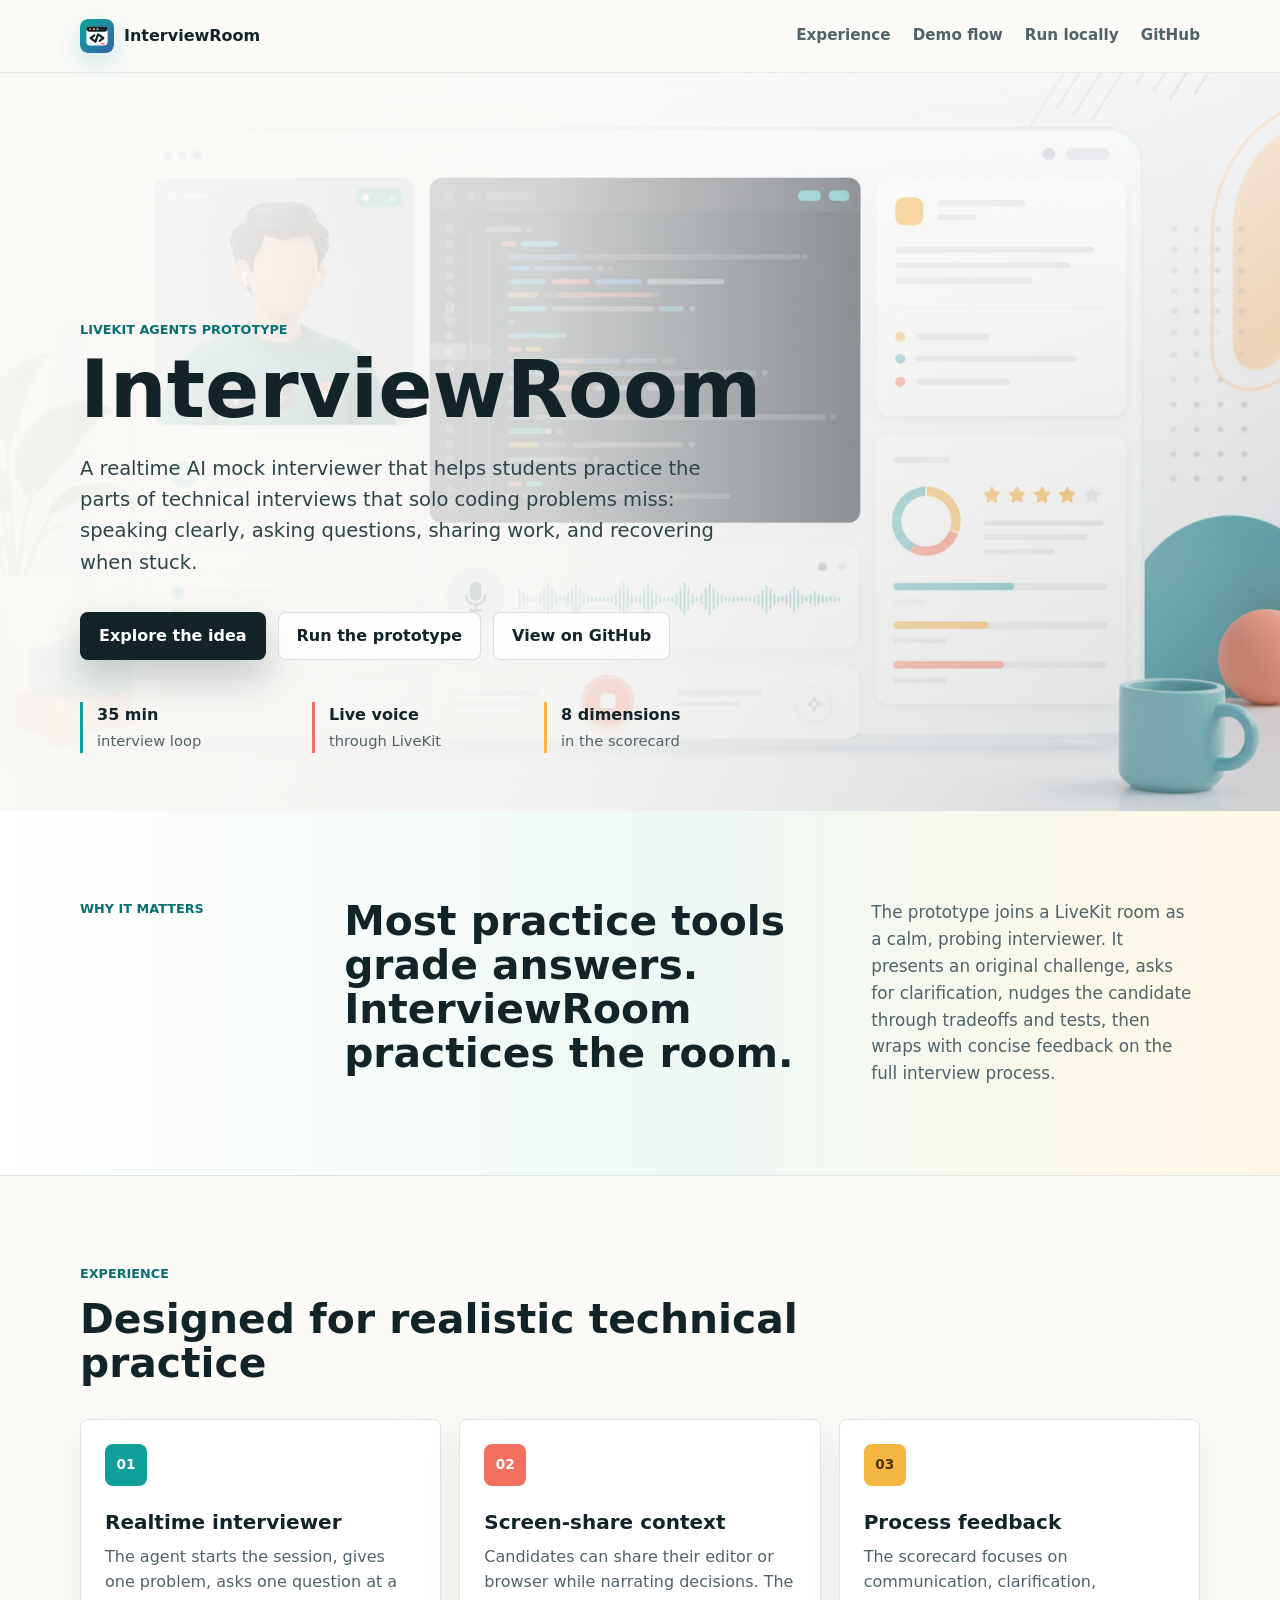
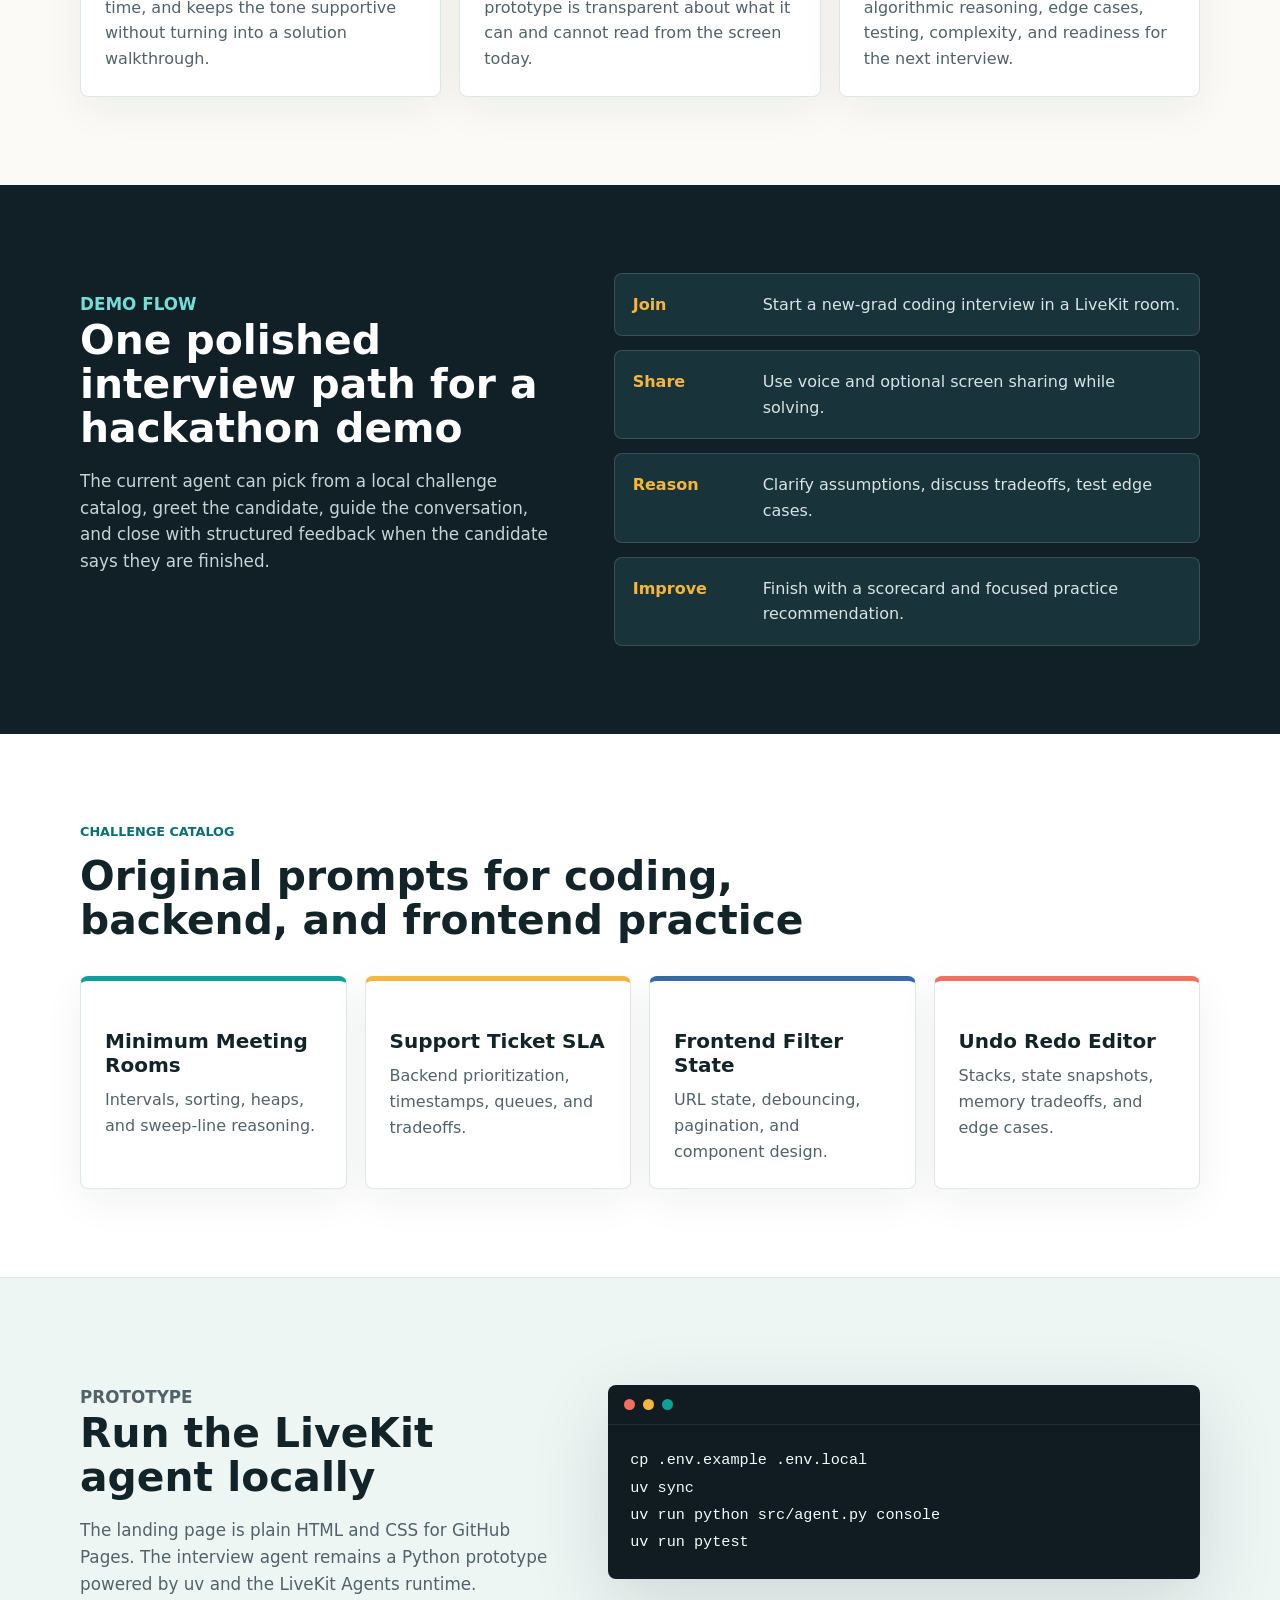
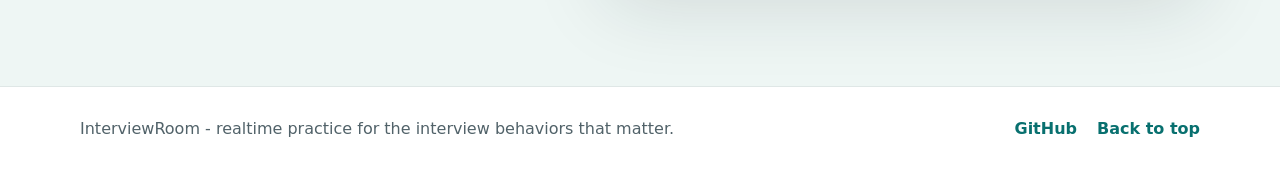
<file: index.html>
<!doctype html>
<html lang="en">
  <head>
    <meta charset="utf-8">
    <meta name="viewport" content="width=device-width, initial-scale=1">
    <meta name="color-scheme" content="light">
    <title>InterviewRoom - Realtime AI Mock Interviews</title>
    <meta
      name="description"
      content="InterviewRoom is a LiveKit-powered AI mock interview room for practicing voice, screen sharing, technical reasoning, and structured feedback."
    >
    <meta property="og:title" content="InterviewRoom">
    <meta
      property="og:description"
      content="Realtime technical interview practice with an AI interviewer, screen sharing, challenge prompts, and a post-interview scorecard."
    >
    <meta property="og:image" content="assets/interviewroom-hero.png">
    <meta property="og:type" content="website">
    <link rel="icon" type="image/svg+xml" href="assets/favicon.svg">
    <link rel="preload" as="image" href="assets/interviewroom-hero.png">
    <link rel="stylesheet" href="styles.css">
  </head>
  <body>
    <a class="skip-link" href="#main">Skip to content</a>

    <header class="site-header">
      <nav class="nav" aria-label="Primary navigation">
        <a class="brand" href="#top" aria-label="InterviewRoom home">
          <img class="brand-mark" src="assets/favicon.svg" alt="" aria-hidden="true">
          <span>InterviewRoom</span>
        </a>
        <div class="nav-links">
          <a href="#experience">Experience</a>
          <a href="#flow">Demo flow</a>
          <a href="#run-locally">Run locally</a>
          <a href="https://github.com/JulianEgbert/Interview-Agent" target="_blank" rel="noreferrer">GitHub</a>
        </div>
      </nav>
    </header>

    <main id="main">
      <section class="hero" id="top" aria-labelledby="hero-title">
        <div class="hero-content">
          <p class="eyebrow">LiveKit Agents prototype</p>
          <h1 id="hero-title">InterviewRoom</h1>
          <p class="hero-lede">
            A realtime AI mock interviewer that helps students practice the
            parts of technical interviews that solo coding problems miss:
            speaking clearly, asking questions, sharing work, and recovering
            when stuck.
          </p>
          <div class="hero-actions" aria-label="Page actions">
            <a class="button button-primary" href="#experience">Explore the idea</a>
            <a class="button button-secondary" href="#run-locally">Run the prototype</a>
            <a
              class="button button-secondary"
              href="https://github.com/JulianEgbert/Interview-Agent"
              target="_blank"
              rel="noreferrer"
            >
              View on GitHub
            </a>
          </div>
          <dl class="hero-stats" aria-label="Prototype highlights">
            <div>
              <dt>35 min</dt>
              <dd>interview loop</dd>
            </div>
            <div>
              <dt>Live voice</dt>
              <dd>through LiveKit</dd>
            </div>
            <div>
              <dt>8 dimensions</dt>
              <dd>in the scorecard</dd>
            </div>
          </dl>
        </div>
      </section>

      <section class="section intro-band" aria-label="Product summary">
        <div class="container intro-grid">
          <p class="section-kicker">Why it matters</p>
          <h2>Most practice tools grade answers. InterviewRoom practices the room.</h2>
          <p>
            The prototype joins a LiveKit room as a calm, probing interviewer.
            It presents an original challenge, asks for clarification, nudges
            the candidate through tradeoffs and tests, then wraps with concise
            feedback on the full interview process.
          </p>
        </div>
      </section>

      <section class="section" id="experience" aria-labelledby="experience-title">
        <div class="container">
          <div class="section-heading">
            <p class="section-kicker">Experience</p>
            <h2 id="experience-title">Designed for realistic technical practice</h2>
          </div>

          <div class="feature-grid">
            <article class="feature-card tone-teal">
              <span class="feature-icon" aria-hidden="true">01</span>
              <h3>Realtime interviewer</h3>
              <p>
                The agent starts the session, gives one problem, asks one
                question at a time, and keeps the tone supportive without
                turning into a solution walkthrough.
              </p>
            </article>
            <article class="feature-card tone-coral">
              <span class="feature-icon" aria-hidden="true">02</span>
              <h3>Screen-share context</h3>
              <p>
                Candidates can share their editor or browser while narrating
                decisions. The prototype is transparent about what it can and
                cannot read from the screen today.
              </p>
            </article>
            <article class="feature-card tone-gold">
              <span class="feature-icon" aria-hidden="true">03</span>
              <h3>Process feedback</h3>
              <p>
                The scorecard focuses on communication, clarification,
                algorithmic reasoning, edge cases, testing, complexity, and
                readiness for the next interview.
              </p>
            </article>
          </div>
        </div>
      </section>

      <section class="section section-dark" id="flow" aria-labelledby="flow-title">
        <div class="container flow-layout">
          <div class="flow-copy">
            <p class="section-kicker">Demo flow</p>
            <h2 id="flow-title">One polished interview path for a hackathon demo</h2>
            <p>
              The current agent can pick from a local challenge catalog,
              greet the candidate, guide the conversation, and close with
              structured feedback when the candidate says they are finished.
            </p>
          </div>

          <ol class="timeline">
            <li>
              <span>Join</span>
              <p>Start a new-grad coding interview in a LiveKit room.</p>
            </li>
            <li>
              <span>Share</span>
              <p>Use voice and optional screen sharing while solving.</p>
            </li>
            <li>
              <span>Reason</span>
              <p>Clarify assumptions, discuss tradeoffs, test edge cases.</p>
            </li>
            <li>
              <span>Improve</span>
              <p>Finish with a scorecard and focused practice recommendation.</p>
            </li>
          </ol>
        </div>
      </section>

      <section class="section challenges" aria-labelledby="challenge-title">
        <div class="container">
          <div class="section-heading">
            <p class="section-kicker">Challenge catalog</p>
            <h2 id="challenge-title">Original prompts for coding, backend, and frontend practice</h2>
          </div>

          <div class="challenge-grid">
            <article>
              <h3>Minimum Meeting Rooms</h3>
              <p>Intervals, sorting, heaps, and sweep-line reasoning.</p>
            </article>
            <article>
              <h3>Support Ticket SLA</h3>
              <p>Backend prioritization, timestamps, queues, and tradeoffs.</p>
            </article>
            <article>
              <h3>Frontend Filter State</h3>
              <p>URL state, debouncing, pagination, and component design.</p>
            </article>
            <article>
              <h3>Undo Redo Editor</h3>
              <p>Stacks, state snapshots, memory tradeoffs, and edge cases.</p>
            </article>
          </div>
        </div>
      </section>

      <section class="section run-band" id="run-locally" aria-labelledby="run-title">
        <div class="container run-grid">
          <div>
            <p class="section-kicker">Prototype</p>
            <h2 id="run-title">Run the LiveKit agent locally</h2>
            <p>
              The landing page is plain HTML and CSS for GitHub Pages. The
              interview agent remains a Python prototype powered by uv and the
              LiveKit Agents runtime.
            </p>
          </div>

          <div class="terminal" role="region" aria-label="Local run commands">
            <div class="terminal-top" aria-hidden="true">
              <span></span>
              <span></span>
              <span></span>
            </div>
            <pre><code>cp .env.example .env.local
uv sync
uv run python src/agent.py console
uv run pytest</code></pre>
          </div>
        </div>
      </section>
    </main>

    <footer class="footer">
      <div class="container footer-inner">
        <p>InterviewRoom - realtime practice for the interview behaviors that matter.</p>
        <div class="footer-links">
          <a href="https://github.com/JulianEgbert/Interview-Agent" target="_blank" rel="noreferrer">GitHub</a>
          <a href="#top">Back to top</a>
        </div>
      </div>
    </footer>
  </body>
</html>
</file>
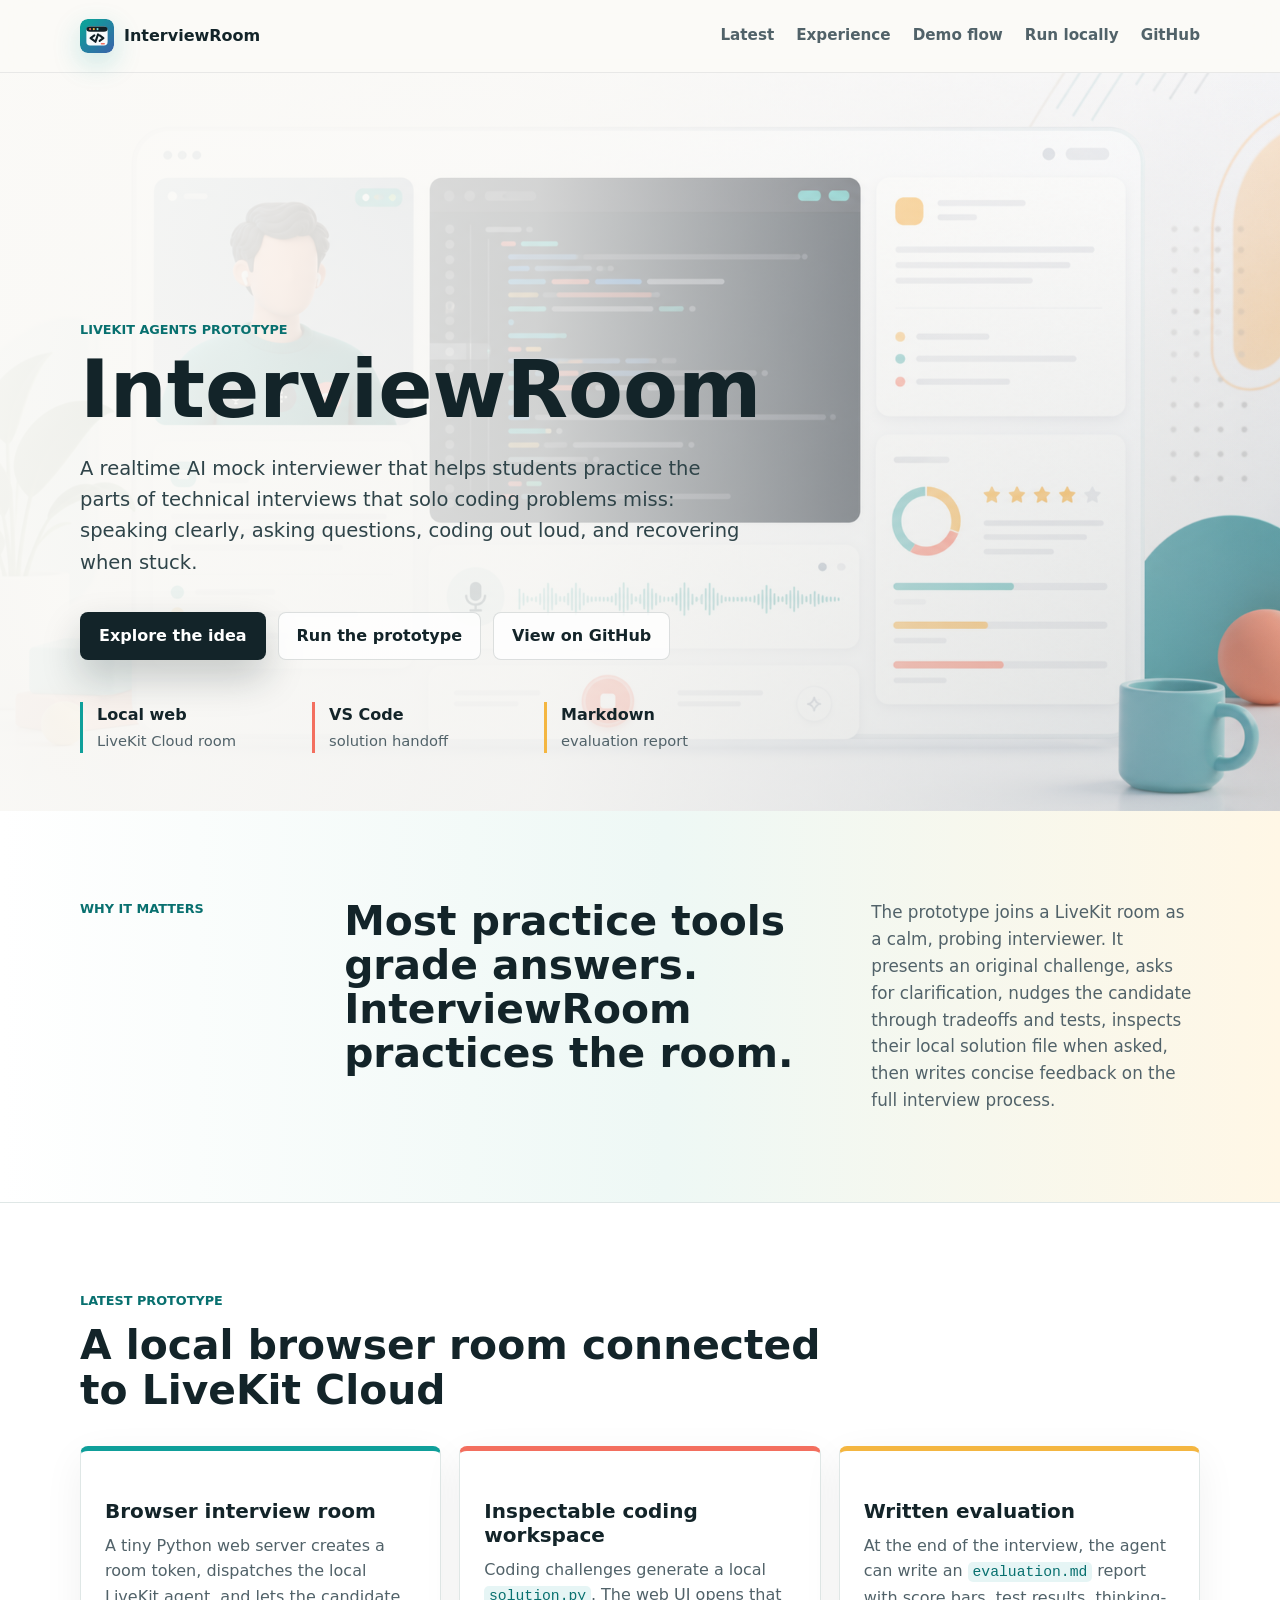
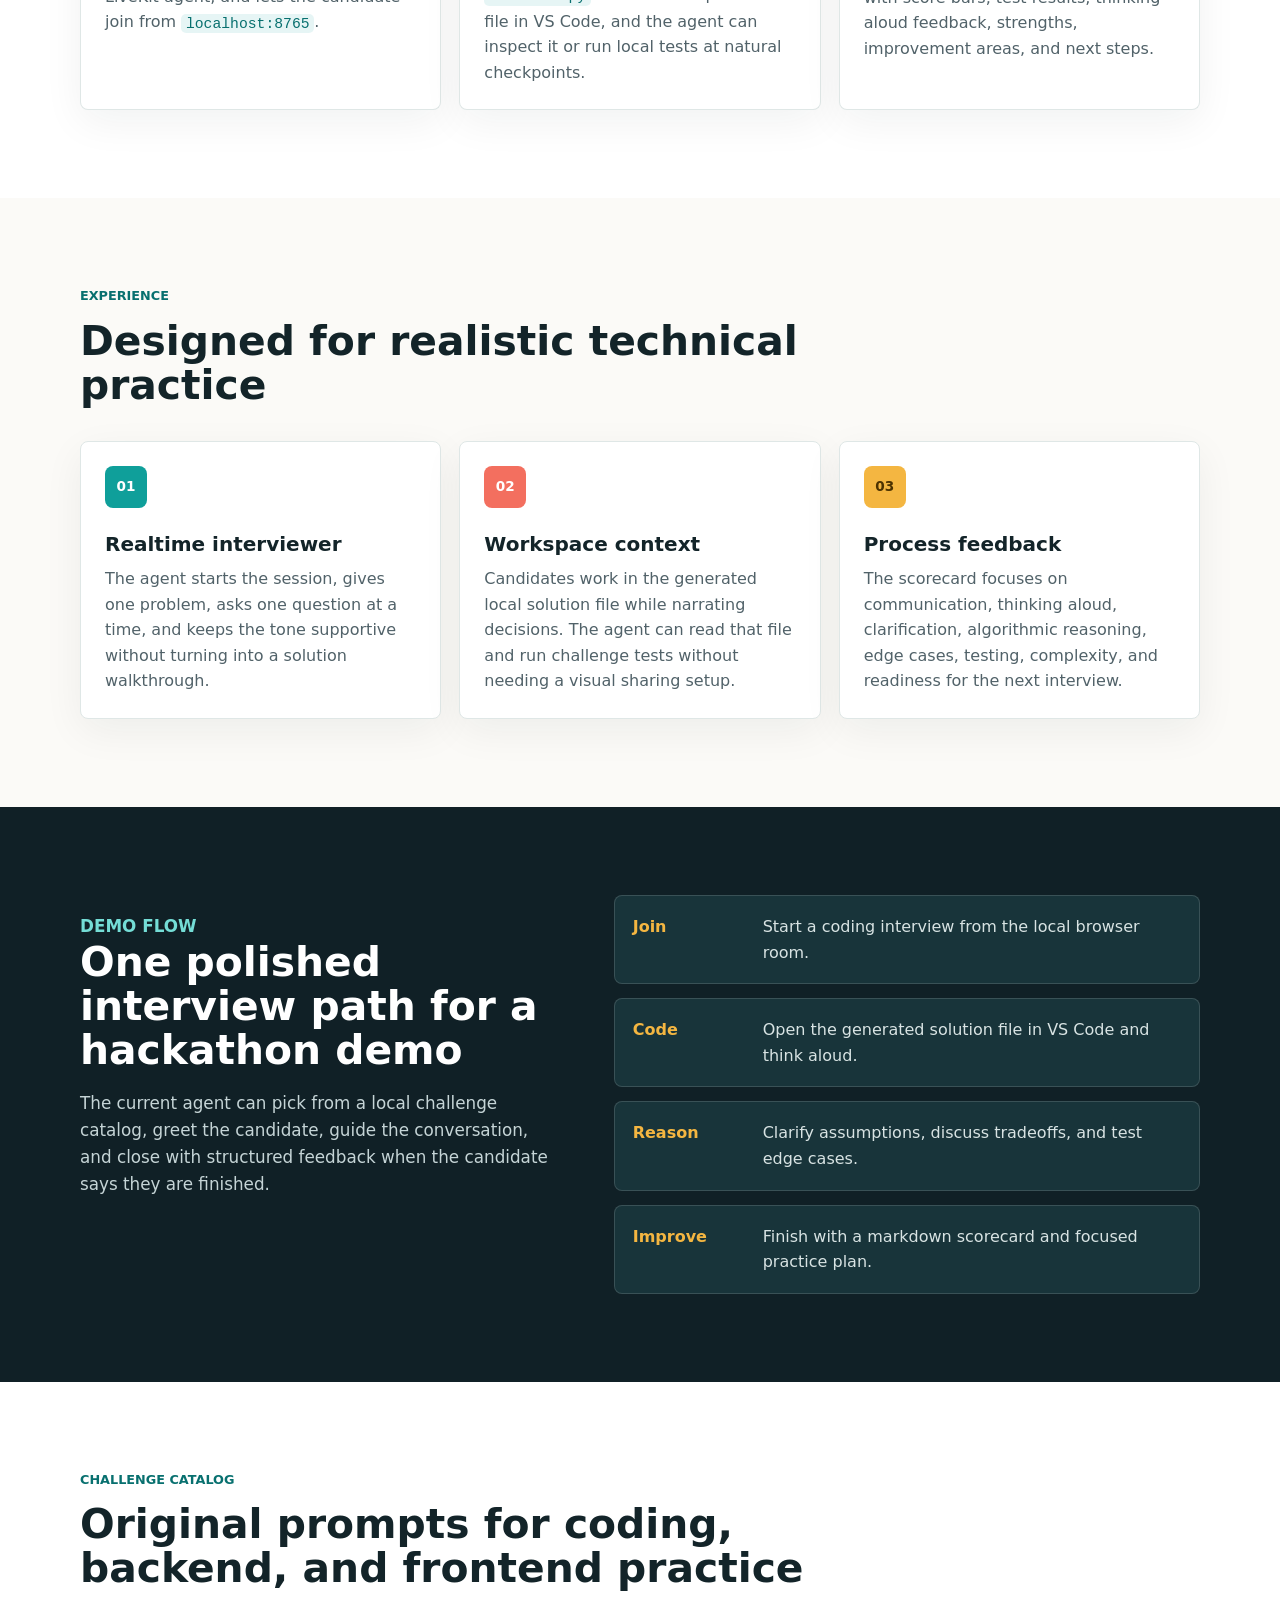
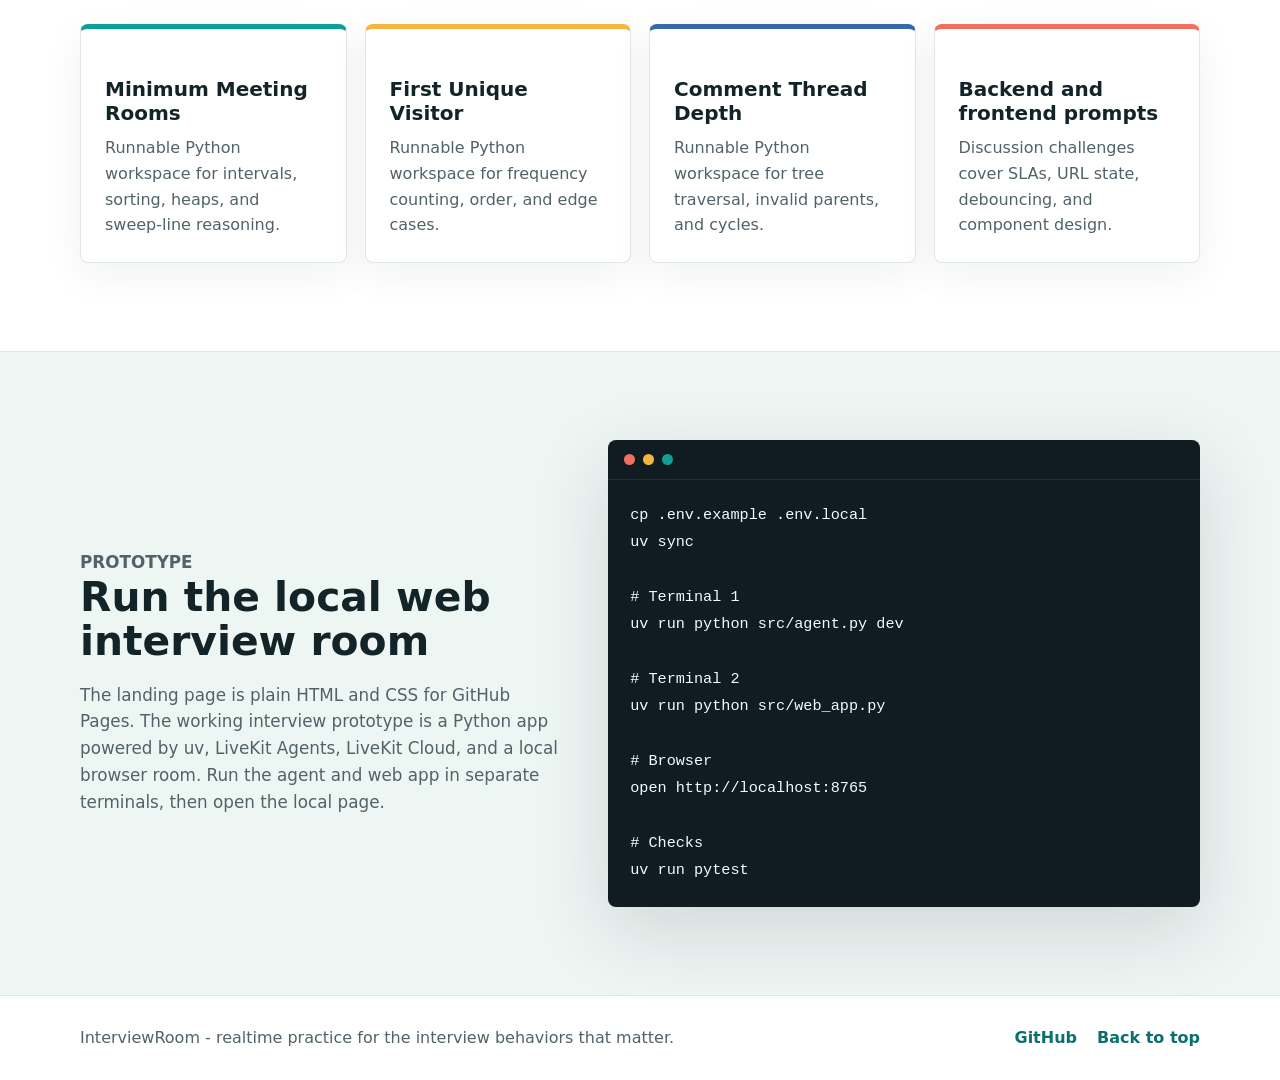
<file: docs/index.html>
<!doctype html>
<html lang="en">
  <head>
    <meta charset="utf-8">
    <meta name="viewport" content="width=device-width, initial-scale=1">
    <meta name="color-scheme" content="light">
    <title>InterviewRoom - Realtime AI Mock Interviews</title>
    <meta
      name="description"
      content="InterviewRoom is a LiveKit-powered AI mock interview room for practicing voice, technical reasoning, local coding, and structured feedback."
    >
    <meta property="og:title" content="InterviewRoom">
    <meta
      property="og:description"
      content="Realtime technical interview practice with an AI interviewer, local coding workspace, challenge prompts, and a markdown scorecard."
    >
    <meta property="og:image" content="assets/interviewroom-hero.png">
    <meta property="og:type" content="website">
    <link rel="icon" type="image/svg+xml" href="assets/favicon.svg">
    <link rel="preload" as="image" href="assets/interviewroom-hero.png">
    <link rel="stylesheet" href="styles.css">
  </head>
  <body>
    <a class="skip-link" href="#main">Skip to content</a>

    <header class="site-header">
      <nav class="nav" aria-label="Primary navigation">
        <a class="brand" href="#top" aria-label="InterviewRoom home">
          <img class="brand-mark" src="assets/favicon.svg" alt="" aria-hidden="true">
          <span>InterviewRoom</span>
        </a>
        <div class="nav-links">
          <a href="#latest">Latest</a>
          <a href="#experience">Experience</a>
          <a href="#flow">Demo flow</a>
          <a href="#run-locally">Run locally</a>
          <a href="https://github.com/JulianEgbert/Interview-Agent" target="_blank" rel="noreferrer">GitHub</a>
        </div>
      </nav>
    </header>

    <main id="main">
      <section class="hero" id="top" aria-labelledby="hero-title">
        <div class="hero-content">
          <p class="eyebrow">LiveKit Agents prototype</p>
          <h1 id="hero-title">InterviewRoom</h1>
          <p class="hero-lede">
            A realtime AI mock interviewer that helps students practice the
            parts of technical interviews that solo coding problems miss:
            speaking clearly, asking questions, coding out loud, and recovering
            when stuck.
          </p>
          <div class="hero-actions" aria-label="Page actions">
            <a class="button button-primary" href="#experience">Explore the idea</a>
            <a class="button button-secondary" href="#run-locally">Run the prototype</a>
            <a
              class="button button-secondary"
              href="https://github.com/JulianEgbert/Interview-Agent"
              target="_blank"
              rel="noreferrer"
            >
              View on GitHub
            </a>
          </div>
          <dl class="hero-stats" aria-label="Prototype highlights">
            <div>
              <dt>Local web</dt>
              <dd>LiveKit Cloud room</dd>
            </div>
            <div>
              <dt>VS Code</dt>
              <dd>solution handoff</dd>
            </div>
            <div>
              <dt>Markdown</dt>
              <dd>evaluation report</dd>
            </div>
          </dl>
        </div>
      </section>

      <section class="section intro-band" aria-label="Product summary">
        <div class="container intro-grid">
          <p class="section-kicker">Why it matters</p>
          <h2>Most practice tools grade answers. InterviewRoom practices the room.</h2>
          <p>
            The prototype joins a LiveKit room as a calm, probing interviewer.
            It presents an original challenge, asks for clarification, nudges
            the candidate through tradeoffs and tests, inspects their local
            solution file when asked, then writes concise feedback on the full
            interview process.
          </p>
        </div>
      </section>

      <section class="section latest" id="latest" aria-labelledby="latest-title">
        <div class="container">
          <div class="section-heading">
            <p class="section-kicker">Latest prototype</p>
            <h2 id="latest-title">A local browser room connected to LiveKit Cloud</h2>
          </div>

          <div class="latest-grid">
            <article>
              <h3>Browser interview room</h3>
              <p>
                A tiny Python web server creates a room token, dispatches the
                local LiveKit agent, and lets the candidate join from
                <code>localhost:8765</code>.
              </p>
            </article>
            <article>
              <h3>Inspectable coding workspace</h3>
              <p>
                Coding challenges generate a local <code>solution.py</code>.
                The web UI opens that file in VS Code, and the agent can inspect
                it or run local tests at natural checkpoints.
              </p>
            </article>
            <article>
              <h3>Written evaluation</h3>
              <p>
                At the end of the interview, the agent can write an
                <code>evaluation.md</code> report with score bars, test results,
                thinking-aloud feedback, strengths, improvement areas, and
                next steps.
              </p>
            </article>
          </div>
        </div>
      </section>

      <section class="section" id="experience" aria-labelledby="experience-title">
        <div class="container">
          <div class="section-heading">
            <p class="section-kicker">Experience</p>
            <h2 id="experience-title">Designed for realistic technical practice</h2>
          </div>

          <div class="feature-grid">
            <article class="feature-card tone-teal">
              <span class="feature-icon" aria-hidden="true">01</span>
              <h3>Realtime interviewer</h3>
              <p>
                The agent starts the session, gives one problem, asks one
                question at a time, and keeps the tone supportive without
                turning into a solution walkthrough.
              </p>
            </article>
            <article class="feature-card tone-coral">
              <span class="feature-icon" aria-hidden="true">02</span>
              <h3>Workspace context</h3>
              <p>
                Candidates work in the generated local solution file while
                narrating decisions. The agent can read that file and run
                challenge tests without needing a visual sharing setup.
              </p>
            </article>
            <article class="feature-card tone-gold">
              <span class="feature-icon" aria-hidden="true">03</span>
              <h3>Process feedback</h3>
              <p>
                The scorecard focuses on communication, thinking aloud,
                clarification, algorithmic reasoning, edge cases, testing,
                complexity, and readiness for the next interview.
              </p>
            </article>
          </div>
        </div>
      </section>

      <section class="section section-dark" id="flow" aria-labelledby="flow-title">
        <div class="container flow-layout">
          <div class="flow-copy">
            <p class="section-kicker">Demo flow</p>
            <h2 id="flow-title">One polished interview path for a hackathon demo</h2>
            <p>
              The current agent can pick from a local challenge catalog,
              greet the candidate, guide the conversation, and close with
              structured feedback when the candidate says they are finished.
            </p>
          </div>

          <ol class="timeline">
            <li>
              <span>Join</span>
              <p>Start a coding interview from the local browser room.</p>
            </li>
            <li>
              <span>Code</span>
              <p>Open the generated solution file in VS Code and think aloud.</p>
            </li>
            <li>
              <span>Reason</span>
              <p>Clarify assumptions, discuss tradeoffs, and test edge cases.</p>
            </li>
            <li>
              <span>Improve</span>
              <p>Finish with a markdown scorecard and focused practice plan.</p>
            </li>
          </ol>
        </div>
      </section>

      <section class="section challenges" aria-labelledby="challenge-title">
        <div class="container">
          <div class="section-heading">
            <p class="section-kicker">Challenge catalog</p>
            <h2 id="challenge-title">Original prompts for coding, backend, and frontend practice</h2>
          </div>

          <div class="challenge-grid">
            <article>
              <h3>Minimum Meeting Rooms</h3>
              <p>Runnable Python workspace for intervals, sorting, heaps, and sweep-line reasoning.</p>
            </article>
            <article>
              <h3>First Unique Visitor</h3>
              <p>Runnable Python workspace for frequency counting, order, and edge cases.</p>
            </article>
            <article>
              <h3>Comment Thread Depth</h3>
              <p>Runnable Python workspace for tree traversal, invalid parents, and cycles.</p>
            </article>
            <article>
              <h3>Backend and frontend prompts</h3>
              <p>Discussion challenges cover SLAs, URL state, debouncing, and component design.</p>
            </article>
          </div>
        </div>
      </section>

      <section class="section run-band" id="run-locally" aria-labelledby="run-title">
        <div class="container run-grid">
          <div>
            <p class="section-kicker">Prototype</p>
            <h2 id="run-title">Run the local web interview room</h2>
            <p>
              The landing page is plain HTML and CSS for GitHub Pages. The
              working interview prototype is a Python app powered by uv,
              LiveKit Agents, LiveKit Cloud, and a local browser room. Run the
              agent and web app in separate terminals, then open the local page.
            </p>
          </div>

          <div class="terminal" role="region" aria-label="Local run commands">
            <div class="terminal-top" aria-hidden="true">
              <span></span>
              <span></span>
              <span></span>
            </div>
            <pre><code>cp .env.example .env.local
uv sync

# Terminal 1
uv run python src/agent.py dev

# Terminal 2
uv run python src/web_app.py

# Browser
open http://localhost:8765

# Checks
uv run pytest</code></pre>
          </div>
        </div>
      </section>
    </main>

    <footer class="footer">
      <div class="container footer-inner">
        <p>InterviewRoom - realtime practice for the interview behaviors that matter.</p>
        <div class="footer-links">
          <a href="https://github.com/JulianEgbert/Interview-Agent" target="_blank" rel="noreferrer">GitHub</a>
          <a href="#top">Back to top</a>
        </div>
      </div>
    </footer>
  </body>
</html>
</file>
<file: styles.css>
:root {
  --paper: #fbfaf7;
  --paper-strong: #ffffff;
  --ink: #132429;
  --muted: #516269;
  --line: #dfe7e6;
  --teal: #0f9f9a;
  --teal-dark: #08706f;
  --coral: #f36f5f;
  --gold: #f4b641;
  --blue: #3569a8;
  --night: #102026;
  --night-soft: #18343a;
  --shadow: 0 24px 80px rgba(19, 36, 41, 0.14);
}

* {
  box-sizing: border-box;
}

html {
  scroll-behavior: smooth;
}

body {
  margin: 0;
  background: var(--paper);
  color: var(--ink);
  font-family:
    Inter, ui-sans-serif, system-ui, -apple-system, BlinkMacSystemFont, "Segoe UI",
    sans-serif;
  line-height: 1.6;
  letter-spacing: 0;
}

::selection {
  background: rgba(15, 159, 154, 0.18);
}

a {
  color: inherit;
  text-decoration: none;
}

.skip-link {
  position: absolute;
  left: 16px;
  top: 12px;
  z-index: 100;
  transform: translateY(-160%);
  border-radius: 8px;
  background: var(--night);
  color: white;
  padding: 10px 14px;
}

.skip-link:focus {
  transform: translateY(0);
}

.site-header {
  position: sticky;
  top: 0;
  z-index: 50;
  border-bottom: 1px solid rgba(19, 36, 41, 0.08);
  background: rgba(251, 250, 247, 0.9);
  backdrop-filter: blur(18px);
}

.nav,
.container {
  width: min(1120px, calc(100% - 40px));
  margin: 0 auto;
}

.nav {
  display: flex;
  min-height: 72px;
  align-items: center;
  justify-content: space-between;
  gap: 24px;
}

.brand {
  display: inline-flex;
  align-items: center;
  gap: 10px;
  font-weight: 800;
}

.brand-mark {
  width: 34px;
  height: 34px;
  display: block;
  border-radius: 8px;
  box-shadow: 0 10px 28px rgba(15, 159, 154, 0.22);
}

.nav-links {
  display: flex;
  align-items: center;
  gap: 22px;
  color: var(--muted);
  font-size: 0.95rem;
  font-weight: 650;
}

.nav-links a {
  border-bottom: 2px solid transparent;
  padding: 8px 0;
}

.nav-links a:hover,
.nav-links a:focus-visible {
  border-color: var(--teal);
  color: var(--ink);
}

.hero {
  position: relative;
  display: flex;
  min-height: 82svh;
  align-items: flex-end;
  overflow: hidden;
  background: #eef6f4;
}

.hero::before {
  position: absolute;
  inset: 0;
  background-image: url("assets/interviewroom-hero.png");
  background-position: center;
  background-size: cover;
  content: "";
}

.hero::after {
  position: absolute;
  inset: 0;
  background:
    linear-gradient(90deg, rgba(251, 250, 247, 0.96) 0%, rgba(251, 250, 247, 0.82) 42%, rgba(251, 250, 247, 0.12) 100%),
    linear-gradient(0deg, rgba(19, 36, 41, 0.18), rgba(19, 36, 41, 0));
  content: "";
}

.hero-content {
  position: relative;
  z-index: 1;
  width: min(1120px, calc(100% - 40px));
  margin: 0 auto;
  padding: 88px 0 58px;
}

.eyebrow,
.section-kicker {
  margin: 0 0 12px;
  color: var(--teal-dark);
  font-size: 0.8rem;
  font-weight: 800;
  letter-spacing: 0;
  text-transform: uppercase;
}

.hero h1 {
  max-width: 620px;
  margin: 0;
  font-size: 5rem;
  line-height: 0.96;
  letter-spacing: 0;
}

.hero-lede {
  max-width: 660px;
  margin: 24px 0 0;
  color: #2f4449;
  font-size: 1.22rem;
}

.hero-actions {
  display: flex;
  flex-wrap: wrap;
  gap: 12px;
  margin-top: 34px;
}

.button {
  display: inline-flex;
  min-height: 48px;
  align-items: center;
  justify-content: center;
  border: 1px solid transparent;
  border-radius: 8px;
  padding: 0 18px;
  font-weight: 800;
}

.button-primary {
  background: var(--ink);
  color: white;
  box-shadow: 0 18px 38px rgba(19, 36, 41, 0.22);
}

.button-primary:hover,
.button-primary:focus-visible {
  background: #21383e;
}

.button-secondary {
  border-color: rgba(19, 36, 41, 0.14);
  background: rgba(255, 255, 255, 0.8);
  color: var(--ink);
}

.button-secondary:hover,
.button-secondary:focus-visible {
  border-color: rgba(15, 159, 154, 0.45);
  background: white;
}

.hero-stats {
  display: grid;
  max-width: 680px;
  grid-template-columns: repeat(3, minmax(0, 1fr));
  gap: 16px;
  margin: 42px 0 0;
}

.hero-stats div {
  border-left: 3px solid var(--teal);
  padding-left: 14px;
}

.hero-stats div:nth-child(2) {
  border-color: var(--coral);
}

.hero-stats div:nth-child(3) {
  border-color: var(--gold);
}

.hero-stats dt {
  margin: 0;
  font-size: 1rem;
  font-weight: 850;
}

.hero-stats dd {
  margin: 2px 0 0;
  color: var(--muted);
  font-size: 0.92rem;
}

.section {
  padding: 88px 0;
}

.intro-band {
  border-bottom: 1px solid var(--line);
  background: linear-gradient(90deg, #ffffff 0%, #eef8f5 52%, #fff7e6 100%);
}

.intro-grid {
  display: grid;
  grid-template-columns: 0.7fr 1.5fr 1fr;
  gap: 34px;
  align-items: start;
}

.intro-grid h2,
.section-heading h2,
.flow-copy h2,
.run-grid h2 {
  margin: 0;
  font-size: 2.55rem;
  line-height: 1.08;
  letter-spacing: 0;
}

.intro-grid p:last-child,
.flow-copy p,
.run-grid p {
  margin: 0;
  color: var(--muted);
  font-size: 1.05rem;
}

.section-heading {
  max-width: 760px;
  margin-bottom: 34px;
}

.feature-grid,
.challenge-grid {
  display: grid;
  grid-template-columns: repeat(3, minmax(0, 1fr));
  gap: 18px;
}

.feature-card,
.challenge-grid article {
  min-height: 260px;
  border: 1px solid var(--line);
  border-radius: 8px;
  background: var(--paper-strong);
  padding: 24px;
  box-shadow: 0 12px 40px rgba(19, 36, 41, 0.06);
}

.feature-card {
  display: flex;
  flex-direction: column;
  justify-content: space-between;
}

.feature-icon {
  display: inline-flex;
  width: 42px;
  height: 42px;
  align-items: center;
  justify-content: center;
  border-radius: 8px;
  color: white;
  font-size: 0.85rem;
  font-weight: 850;
}

.tone-teal .feature-icon {
  background: var(--teal);
}

.tone-coral .feature-icon {
  background: var(--coral);
}

.tone-gold .feature-icon {
  background: var(--gold);
  color: #4c3200;
}

.feature-card h3,
.challenge-grid h3 {
  margin: 24px 0 10px;
  font-size: 1.25rem;
  line-height: 1.2;
  letter-spacing: 0;
}

.feature-card p,
.challenge-grid p {
  margin: 0;
  color: var(--muted);
}

.section-dark {
  background: var(--night);
  color: white;
}

.section-dark .section-kicker {
  color: #74ddd6;
}

.flow-layout {
  display: grid;
  grid-template-columns: 0.9fr 1.1fr;
  gap: 54px;
  align-items: start;
}

.flow-copy p {
  color: #c5d4d6;
  margin-top: 18px;
}

.timeline {
  display: grid;
  gap: 14px;
  margin: 0;
  padding: 0;
  list-style: none;
}

.timeline li {
  display: grid;
  grid-template-columns: 108px 1fr;
  gap: 22px;
  align-items: start;
  border: 1px solid rgba(255, 255, 255, 0.14);
  border-radius: 8px;
  background: var(--night-soft);
  padding: 18px;
}

.timeline span {
  color: var(--gold);
  font-weight: 850;
}

.timeline p {
  margin: 0;
  color: #d8e3e3;
}

.challenges {
  background: #ffffff;
}

.challenge-grid {
  grid-template-columns: repeat(4, minmax(0, 1fr));
}

.challenge-grid article {
  min-height: 210px;
  border-top: 5px solid var(--teal);
}

.challenge-grid article:nth-child(2) {
  border-top-color: var(--gold);
}

.challenge-grid article:nth-child(3) {
  border-top-color: var(--blue);
}

.challenge-grid article:nth-child(4) {
  border-top-color: var(--coral);
}

.run-band {
  border-top: 1px solid var(--line);
  background: #eef6f4;
}

.run-grid {
  display: grid;
  grid-template-columns: 0.9fr 1.1fr;
  gap: 44px;
  align-items: center;
}

.run-grid p {
  margin-top: 18px;
}

.terminal {
  overflow: hidden;
  border-radius: 8px;
  background: #101c21;
  box-shadow: var(--shadow);
}

.terminal-top {
  display: flex;
  gap: 8px;
  border-bottom: 1px solid rgba(255, 255, 255, 0.08);
  padding: 14px 16px;
}

.terminal-top span {
  width: 11px;
  height: 11px;
  border-radius: 50%;
  background: var(--coral);
}

.terminal-top span:nth-child(2) {
  background: var(--gold);
}

.terminal-top span:nth-child(3) {
  background: var(--teal);
}

pre {
  margin: 0;
  overflow-x: auto;
  padding: 22px;
}

code {
  color: #effdfb;
  font-family: "SFMono-Regular", Consolas, "Liberation Mono", monospace;
  font-size: 0.95rem;
  line-height: 1.8;
}

.footer {
  border-top: 1px solid var(--line);
  background: var(--paper-strong);
  color: var(--muted);
}

.footer-inner {
  display: flex;
  min-height: 84px;
  align-items: center;
  justify-content: space-between;
  gap: 20px;
}

.footer p {
  margin: 0;
}

.footer a {
  color: var(--teal-dark);
  font-weight: 800;
}

.footer-links {
  display: flex;
  align-items: center;
  gap: 20px;
}

@media (max-width: 960px) {
  .hero {
    min-height: 84svh;
  }

  .hero::before {
    background-position: 58% center;
  }

  .hero::after {
    background:
      linear-gradient(90deg, rgba(251, 250, 247, 0.97) 0%, rgba(251, 250, 247, 0.88) 56%, rgba(251, 250, 247, 0.35) 100%),
      linear-gradient(0deg, rgba(19, 36, 41, 0.18), rgba(19, 36, 41, 0));
  }

  .hero h1 {
    font-size: 4rem;
  }

  .intro-grid,
  .flow-layout,
  .run-grid {
    grid-template-columns: 1fr;
  }

  .feature-grid,
  .challenge-grid {
    grid-template-columns: repeat(2, minmax(0, 1fr));
  }
}

@media (max-width: 700px) {
  .nav,
  .container,
  .hero-content {
    width: min(100% - 28px, 1120px);
  }

  .nav {
    min-height: 66px;
  }

  .nav-links {
    display: none;
  }

  .hero {
    min-height: 86svh;
  }

  .hero::before {
    background-position: 68% center;
  }

  .hero::after {
    background:
      linear-gradient(90deg, rgba(251, 250, 247, 0.98) 0%, rgba(251, 250, 247, 0.9) 64%, rgba(251, 250, 247, 0.42) 100%),
      linear-gradient(0deg, rgba(19, 36, 41, 0.2), rgba(19, 36, 41, 0));
  }

  .hero-content {
    padding: 62px 0 36px;
  }

  .hero h1 {
    font-size: 3.2rem;
  }

  .hero-lede {
    font-size: 1.06rem;
  }

  .hero-actions {
    align-items: stretch;
    flex-direction: column;
  }

  .button {
    width: 100%;
  }

  .hero-stats {
    display: none;
  }

  .section {
    padding: 64px 0;
  }

  .intro-grid h2,
  .section-heading h2,
  .flow-copy h2,
  .run-grid h2 {
    font-size: 2.05rem;
  }

  .feature-grid,
  .challenge-grid {
    grid-template-columns: 1fr;
  }

  .feature-card,
  .challenge-grid article {
    min-height: auto;
  }

  .timeline li {
    grid-template-columns: 1fr;
    gap: 8px;
  }

  .footer-inner {
    align-items: flex-start;
    flex-direction: column;
    justify-content: center;
    padding: 22px 0;
  }

  .footer-links {
    flex-wrap: wrap;
  }
}

@media (prefers-reduced-motion: reduce) {
  html {
    scroll-behavior: auto;
  }
}
</file>
<file: docs/styles.css>
:root {
  --paper: #fbfaf7;
  --paper-strong: #ffffff;
  --ink: #132429;
  --muted: #516269;
  --line: #dfe7e6;
  --teal: #0f9f9a;
  --teal-dark: #08706f;
  --coral: #f36f5f;
  --gold: #f4b641;
  --blue: #3569a8;
  --night: #102026;
  --night-soft: #18343a;
  --shadow: 0 24px 80px rgba(19, 36, 41, 0.14);
}

* {
  box-sizing: border-box;
}

html {
  scroll-behavior: smooth;
}

body {
  margin: 0;
  background: var(--paper);
  color: var(--ink);
  font-family:
    Inter, ui-sans-serif, system-ui, -apple-system, BlinkMacSystemFont, "Segoe UI",
    sans-serif;
  line-height: 1.6;
  letter-spacing: 0;
}

::selection {
  background: rgba(15, 159, 154, 0.18);
}

a {
  color: inherit;
  text-decoration: none;
}

code {
  border-radius: 5px;
  background: rgba(15, 159, 154, 0.1);
  color: var(--teal-dark);
  font-family: "SFMono-Regular", Consolas, "Liberation Mono", monospace;
  font-size: 0.92em;
  padding: 0.12em 0.32em;
}

.skip-link {
  position: absolute;
  left: 16px;
  top: 12px;
  z-index: 100;
  transform: translateY(-160%);
  border-radius: 8px;
  background: var(--night);
  color: white;
  padding: 10px 14px;
}

.skip-link:focus {
  transform: translateY(0);
}

.site-header {
  position: sticky;
  top: 0;
  z-index: 50;
  border-bottom: 1px solid rgba(19, 36, 41, 0.08);
  background: rgba(251, 250, 247, 0.9);
  backdrop-filter: blur(18px);
}

.nav,
.container {
  width: min(1120px, calc(100% - 40px));
  margin: 0 auto;
}

.nav {
  display: flex;
  min-height: 72px;
  align-items: center;
  justify-content: space-between;
  gap: 24px;
}

.brand {
  display: inline-flex;
  align-items: center;
  gap: 10px;
  font-weight: 800;
}

.brand-mark {
  width: 34px;
  height: 34px;
  display: block;
  border-radius: 8px;
  box-shadow: 0 10px 28px rgba(15, 159, 154, 0.22);
}

.nav-links {
  display: flex;
  align-items: center;
  gap: 22px;
  color: var(--muted);
  font-size: 0.95rem;
  font-weight: 650;
}

.nav-links a {
  border-bottom: 2px solid transparent;
  padding: 8px 0;
}

.nav-links a:hover,
.nav-links a:focus-visible {
  border-color: var(--teal);
  color: var(--ink);
}

.hero {
  position: relative;
  display: flex;
  min-height: 82svh;
  align-items: flex-end;
  overflow: hidden;
  background: #eef6f4;
}

.hero::before {
  position: absolute;
  inset: 0;
  background-image: url("assets/interviewroom-hero.png");
  background-position: center;
  background-size: cover;
  content: "";
}

.hero::after {
  position: absolute;
  inset: 0;
  background:
    linear-gradient(90deg, rgba(251, 250, 247, 0.96) 0%, rgba(251, 250, 247, 0.82) 42%, rgba(251, 250, 247, 0.12) 100%),
    linear-gradient(0deg, rgba(19, 36, 41, 0.18), rgba(19, 36, 41, 0));
  content: "";
}

.hero-content {
  position: relative;
  z-index: 1;
  width: min(1120px, calc(100% - 40px));
  margin: 0 auto;
  padding: 88px 0 58px;
}

.eyebrow,
.section-kicker {
  margin: 0 0 12px;
  color: var(--teal-dark);
  font-size: 0.8rem;
  font-weight: 800;
  letter-spacing: 0;
  text-transform: uppercase;
}

.hero h1 {
  max-width: 620px;
  margin: 0;
  font-size: 5rem;
  line-height: 0.96;
  letter-spacing: 0;
}

.hero-lede {
  max-width: 660px;
  margin: 24px 0 0;
  color: #2f4449;
  font-size: 1.22rem;
}

.hero-actions {
  display: flex;
  flex-wrap: wrap;
  gap: 12px;
  margin-top: 34px;
}

.button {
  display: inline-flex;
  min-height: 48px;
  align-items: center;
  justify-content: center;
  border: 1px solid transparent;
  border-radius: 8px;
  padding: 0 18px;
  font-weight: 800;
}

.button-primary {
  background: var(--ink);
  color: white;
  box-shadow: 0 18px 38px rgba(19, 36, 41, 0.22);
}

.button-primary:hover,
.button-primary:focus-visible {
  background: #21383e;
}

.button-secondary {
  border-color: rgba(19, 36, 41, 0.14);
  background: rgba(255, 255, 255, 0.8);
  color: var(--ink);
}

.button-secondary:hover,
.button-secondary:focus-visible {
  border-color: rgba(15, 159, 154, 0.45);
  background: white;
}

.hero-stats {
  display: grid;
  max-width: 680px;
  grid-template-columns: repeat(3, minmax(0, 1fr));
  gap: 16px;
  margin: 42px 0 0;
}

.hero-stats div {
  border-left: 3px solid var(--teal);
  padding-left: 14px;
}

.hero-stats div:nth-child(2) {
  border-color: var(--coral);
}

.hero-stats div:nth-child(3) {
  border-color: var(--gold);
}

.hero-stats dt {
  margin: 0;
  font-size: 1rem;
  font-weight: 850;
}

.hero-stats dd {
  margin: 2px 0 0;
  color: var(--muted);
  font-size: 0.92rem;
}

.section {
  padding: 88px 0;
}

.intro-band {
  border-bottom: 1px solid var(--line);
  background: linear-gradient(90deg, #ffffff 0%, #eef8f5 52%, #fff7e6 100%);
}

.intro-grid {
  display: grid;
  grid-template-columns: 0.7fr 1.5fr 1fr;
  gap: 34px;
  align-items: start;
}

.intro-grid h2,
.section-heading h2,
.flow-copy h2,
.run-grid h2 {
  margin: 0;
  font-size: 2.55rem;
  line-height: 1.08;
  letter-spacing: 0;
}

.intro-grid p:last-child,
.flow-copy p,
.run-grid p {
  margin: 0;
  color: var(--muted);
  font-size: 1.05rem;
}

.section-heading {
  max-width: 760px;
  margin-bottom: 34px;
}

.feature-grid,
.challenge-grid,
.latest-grid {
  display: grid;
  grid-template-columns: repeat(3, minmax(0, 1fr));
  gap: 18px;
}

.feature-card,
.challenge-grid article,
.latest-grid article {
  min-height: 260px;
  border: 1px solid var(--line);
  border-radius: 8px;
  background: var(--paper-strong);
  padding: 24px;
  box-shadow: 0 12px 40px rgba(19, 36, 41, 0.06);
}

.feature-card {
  display: flex;
  flex-direction: column;
  justify-content: space-between;
}

.feature-icon {
  display: inline-flex;
  width: 42px;
  height: 42px;
  align-items: center;
  justify-content: center;
  border-radius: 8px;
  color: white;
  font-size: 0.85rem;
  font-weight: 850;
}

.tone-teal .feature-icon {
  background: var(--teal);
}

.tone-coral .feature-icon {
  background: var(--coral);
}

.tone-gold .feature-icon {
  background: var(--gold);
  color: #4c3200;
}

.feature-card h3,
.challenge-grid h3,
.latest-grid h3 {
  margin: 24px 0 10px;
  font-size: 1.25rem;
  line-height: 1.2;
  letter-spacing: 0;
}

.feature-card p,
.challenge-grid p,
.latest-grid p {
  margin: 0;
  color: var(--muted);
}

.latest {
  background: #ffffff;
}

.latest-grid article {
  min-height: 230px;
  border-top: 5px solid var(--teal);
}

.latest-grid article:nth-child(2) {
  border-top-color: var(--coral);
}

.latest-grid article:nth-child(3) {
  border-top-color: var(--gold);
}

.section-dark {
  background: var(--night);
  color: white;
}

.section-dark .section-kicker {
  color: #74ddd6;
}

.flow-layout {
  display: grid;
  grid-template-columns: 0.9fr 1.1fr;
  gap: 54px;
  align-items: start;
}

.flow-copy p {
  color: #c5d4d6;
  margin-top: 18px;
}

.timeline {
  display: grid;
  gap: 14px;
  margin: 0;
  padding: 0;
  list-style: none;
}

.timeline li {
  display: grid;
  grid-template-columns: 108px 1fr;
  gap: 22px;
  align-items: start;
  border: 1px solid rgba(255, 255, 255, 0.14);
  border-radius: 8px;
  background: var(--night-soft);
  padding: 18px;
}

.timeline span {
  color: var(--gold);
  font-weight: 850;
}

.timeline p {
  margin: 0;
  color: #d8e3e3;
}

.challenges {
  background: #ffffff;
}

.challenge-grid {
  grid-template-columns: repeat(4, minmax(0, 1fr));
}

.challenge-grid article {
  min-height: 210px;
  border-top: 5px solid var(--teal);
}

.challenge-grid article:nth-child(2) {
  border-top-color: var(--gold);
}

.challenge-grid article:nth-child(3) {
  border-top-color: var(--blue);
}

.challenge-grid article:nth-child(4) {
  border-top-color: var(--coral);
}

.run-band {
  border-top: 1px solid var(--line);
  background: #eef6f4;
}

.run-grid {
  display: grid;
  grid-template-columns: 0.9fr 1.1fr;
  gap: 44px;
  align-items: center;
}

.run-grid p {
  margin-top: 18px;
}

.terminal {
  overflow: hidden;
  border-radius: 8px;
  background: #101c21;
  box-shadow: var(--shadow);
}

.terminal-top {
  display: flex;
  gap: 8px;
  border-bottom: 1px solid rgba(255, 255, 255, 0.08);
  padding: 14px 16px;
}

.terminal-top span {
  width: 11px;
  height: 11px;
  border-radius: 50%;
  background: var(--coral);
}

.terminal-top span:nth-child(2) {
  background: var(--gold);
}

.terminal-top span:nth-child(3) {
  background: var(--teal);
}

pre {
  margin: 0;
  overflow-x: auto;
  padding: 22px;
}

.terminal code {
  border-radius: 0;
  background: transparent;
  color: #effdfb;
  font-family: "SFMono-Regular", Consolas, "Liberation Mono", monospace;
  font-size: 0.95rem;
  line-height: 1.8;
  padding: 0;
}

.footer {
  border-top: 1px solid var(--line);
  background: var(--paper-strong);
  color: var(--muted);
}

.footer-inner {
  display: flex;
  min-height: 84px;
  align-items: center;
  justify-content: space-between;
  gap: 20px;
}

.footer p {
  margin: 0;
}

.footer a {
  color: var(--teal-dark);
  font-weight: 800;
}

.footer-links {
  display: flex;
  align-items: center;
  gap: 20px;
}

@media (max-width: 960px) {
  .hero {
    min-height: 84svh;
  }

  .hero::before {
    background-position: 58% center;
  }

  .hero::after {
    background:
      linear-gradient(90deg, rgba(251, 250, 247, 0.97) 0%, rgba(251, 250, 247, 0.88) 56%, rgba(251, 250, 247, 0.35) 100%),
      linear-gradient(0deg, rgba(19, 36, 41, 0.18), rgba(19, 36, 41, 0));
  }

  .hero h1 {
    font-size: 4rem;
  }

  .intro-grid,
  .flow-layout,
  .run-grid {
    grid-template-columns: 1fr;
  }

  .feature-grid,
  .challenge-grid,
  .latest-grid {
    grid-template-columns: repeat(2, minmax(0, 1fr));
  }
}

@media (max-width: 700px) {
  .nav,
  .container,
  .hero-content {
    width: min(100% - 28px, 1120px);
  }

  .nav {
    min-height: 66px;
  }

  .nav-links {
    display: none;
  }

  .hero {
    min-height: 86svh;
  }

  .hero::before {
    background-position: 68% center;
  }

  .hero::after {
    background:
      linear-gradient(90deg, rgba(251, 250, 247, 0.98) 0%, rgba(251, 250, 247, 0.9) 64%, rgba(251, 250, 247, 0.42) 100%),
      linear-gradient(0deg, rgba(19, 36, 41, 0.2), rgba(19, 36, 41, 0));
  }

  .hero-content {
    padding: 62px 0 36px;
  }

  .hero h1 {
    font-size: 3.2rem;
  }

  .hero-lede {
    font-size: 1.06rem;
  }

  .hero-actions {
    align-items: stretch;
    flex-direction: column;
  }

  .button {
    width: 100%;
  }

  .hero-stats {
    display: none;
  }

  .section {
    padding: 64px 0;
  }

  .intro-grid h2,
  .section-heading h2,
  .flow-copy h2,
  .run-grid h2 {
    font-size: 2.05rem;
  }

  .feature-grid,
  .challenge-grid,
  .latest-grid {
    grid-template-columns: 1fr;
  }

  .feature-card,
  .challenge-grid article,
  .latest-grid article {
    min-height: auto;
  }

  .timeline li {
    grid-template-columns: 1fr;
    gap: 8px;
  }

  .footer-inner {
    align-items: flex-start;
    flex-direction: column;
    justify-content: center;
    padding: 22px 0;
  }

  .footer-links {
    flex-wrap: wrap;
  }
}

@media (prefers-reduced-motion: reduce) {
  html {
    scroll-behavior: auto;
  }
}
</file>
